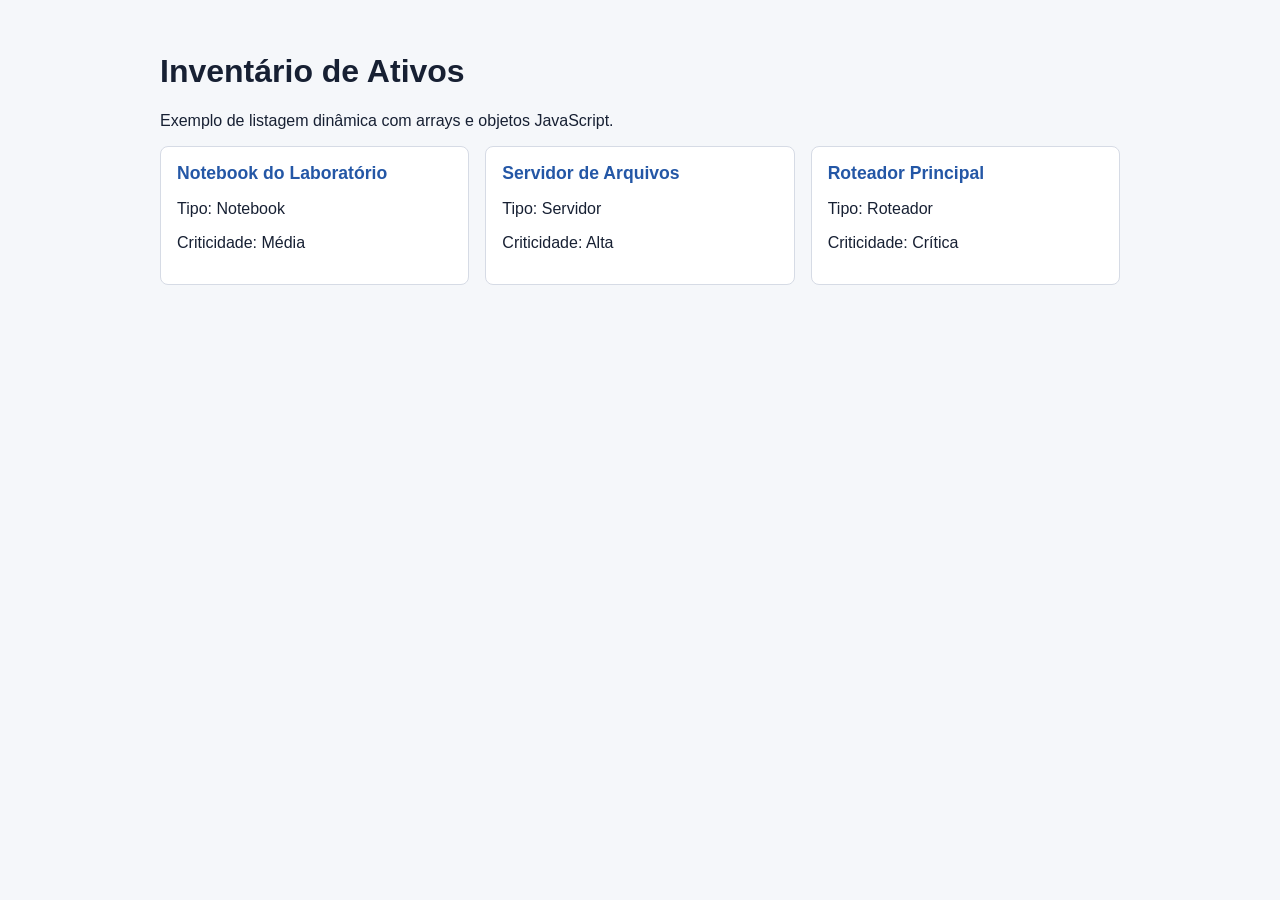
<file: Sprint-3/S3_16/index.html>
<!doctype html>
<html lang="pt-BR">
<head>
  <meta charset="utf-8">
  <meta name="viewport" content="width=device-width, initial-scale=1">
  <title>Inventário de Ativos</title>
  <link rel="stylesheet" href="style.css">
</head>
<body>
  <main>
    <h1>Inventário de Ativos</h1>
    <p>Exemplo de listagem dinâmica com arrays e objetos JavaScript.</p>
    <section id="lista-ativos" class="grade"></section>
  </main>
  <script src="app.js"></script>
</body>
</html>
</file>
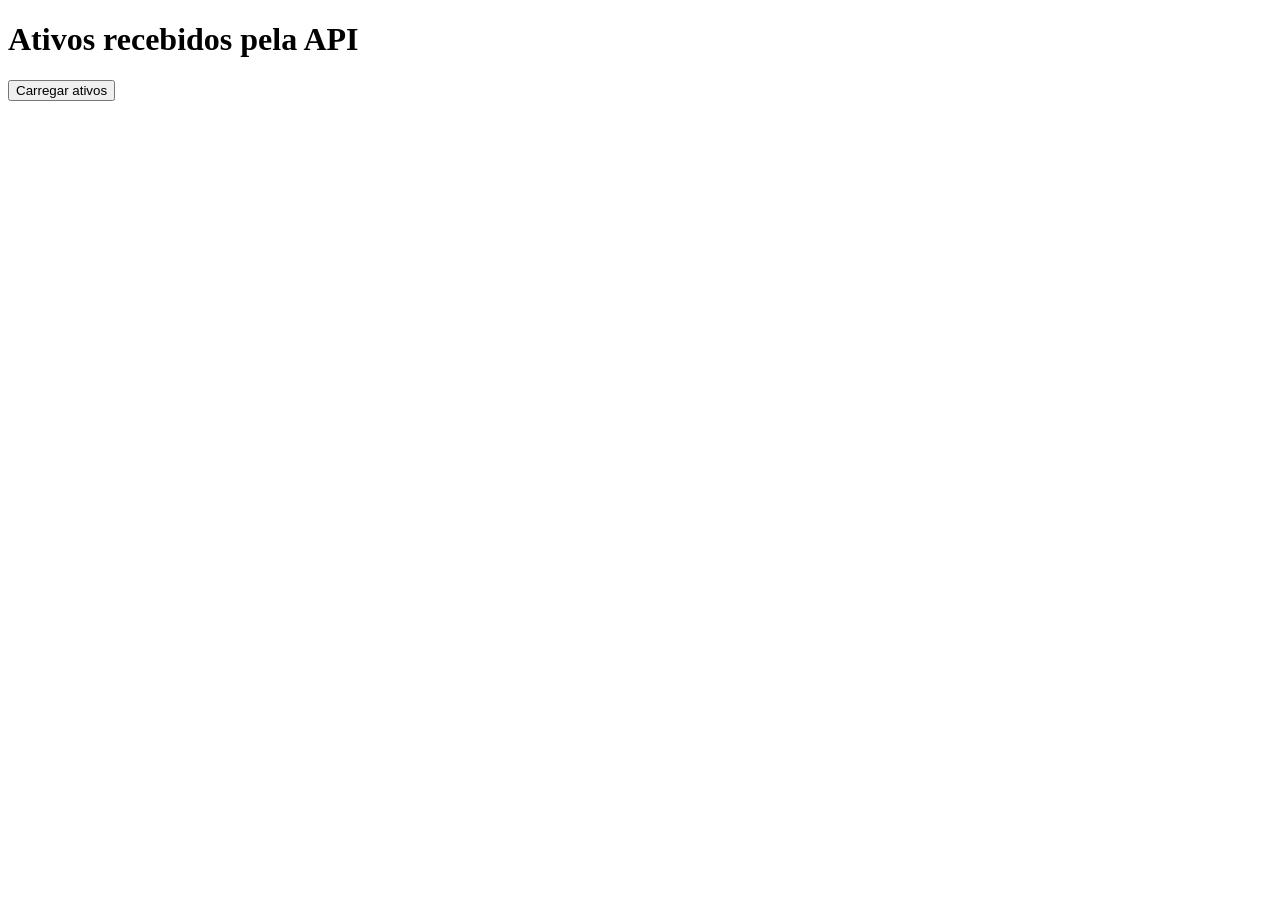
<file: Sprint-3/S3_17/index.html>
<!doctype html>
<html lang="pt-BR">
<head><meta charset="utf-8"><meta name="viewport" content="width=device-width, initial-scale=1"><title>Consulta assíncrona</title></head>
<body>
  <h1>Ativos recebidos pela API</h1>
  <button id="carregar">Carregar ativos</button>
  <p id="mensagem"></p>
  <ul id="ativos"></ul>
  <script>
    const mensagem = document.getElementById("mensagem");
    document.getElementById("carregar").addEventListener("click", async function () {
      mensagem.textContent = "Carregando...";
      try {
        const resposta = await fetch("http://127.0.0.1:5000/ativos");
        if (!resposta.ok) throw new Error("HTTP " + resposta.status);
        const ativos = await resposta.json();
        if (!Array.isArray(ativos)) throw new Error("Resposta inválida da API");
        const lista = document.getElementById("ativos");
        lista.replaceChildren();
        ativos.forEach(function (ativo) {
          const item = document.createElement("li");
          item.textContent = String(ativo.nome) + " - " + String(ativo.tipo);
          lista.appendChild(item);
        });
        mensagem.textContent = ativos.length + " ativo(s) carregado(s).";
      } catch (erro) {
        mensagem.textContent = "Falha de comunicação: " + erro.message;
      }
    });
  </script>
</body>
</html>
</file>
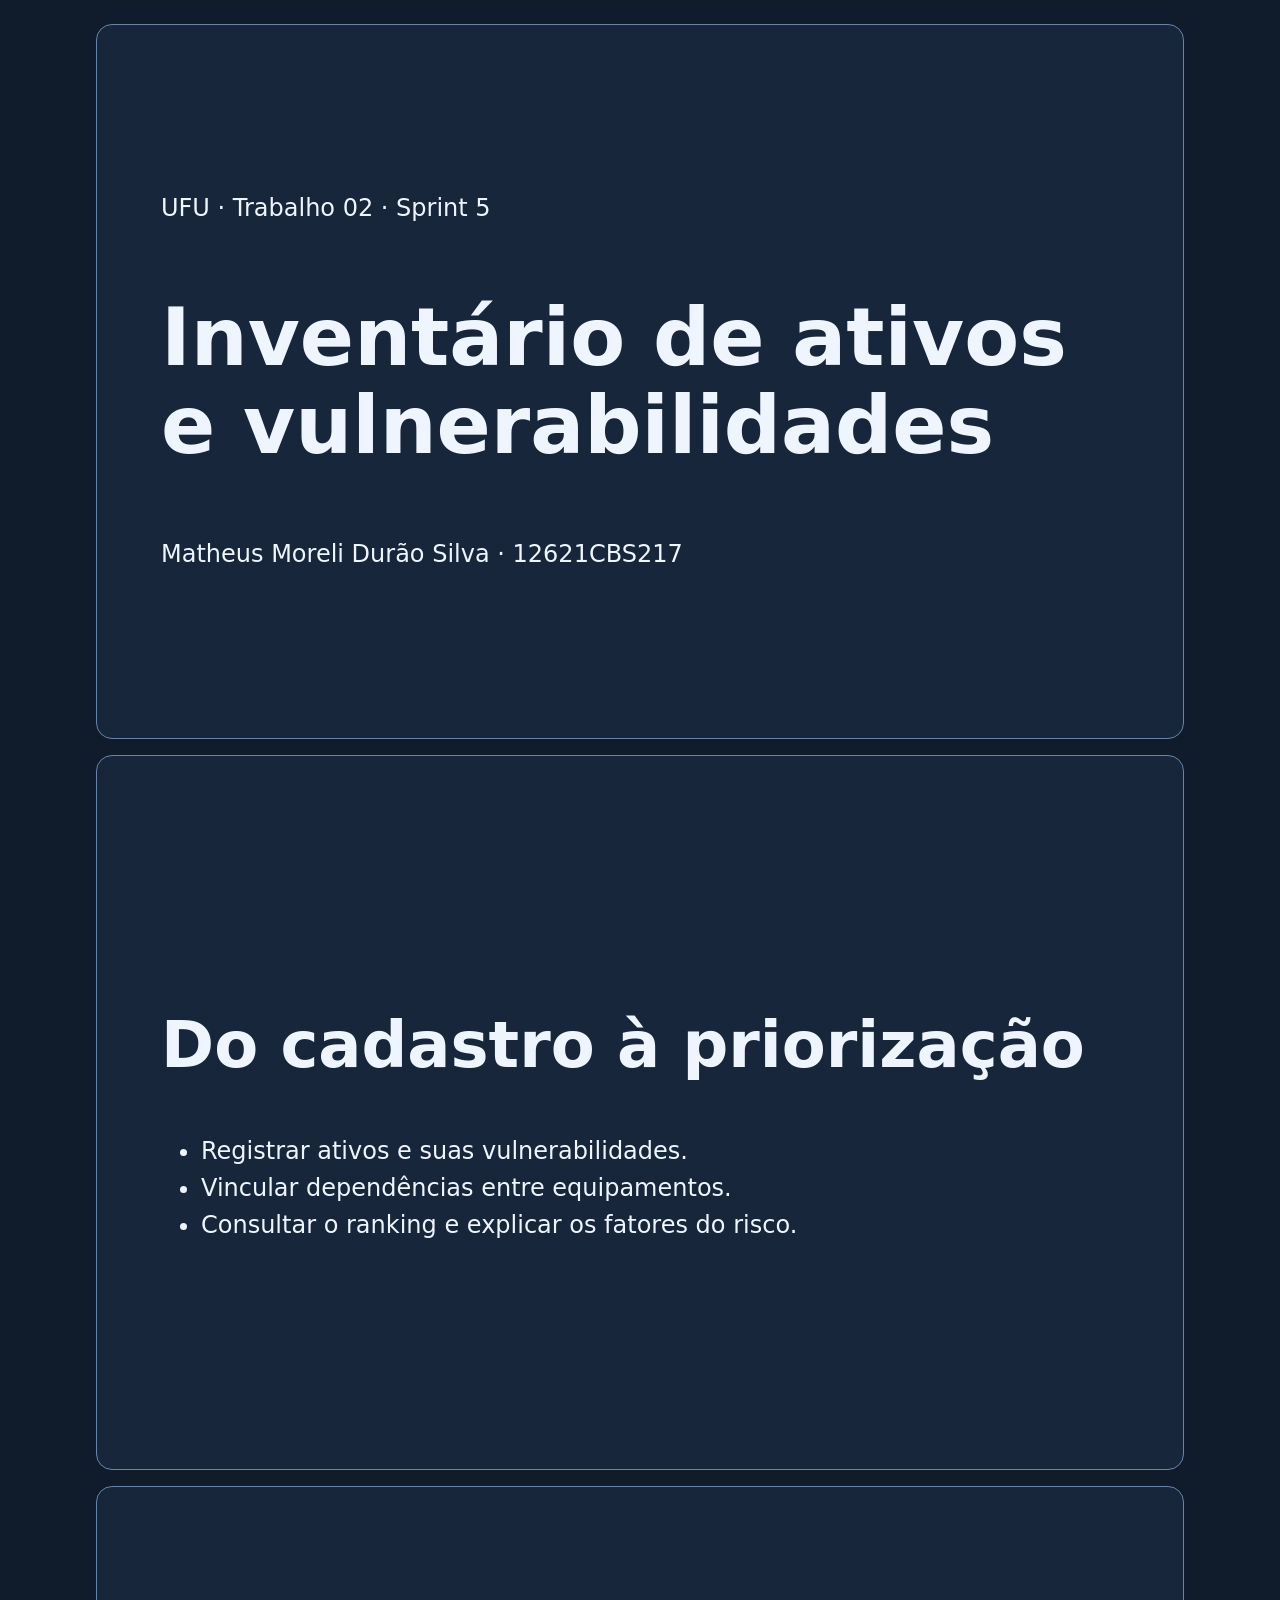
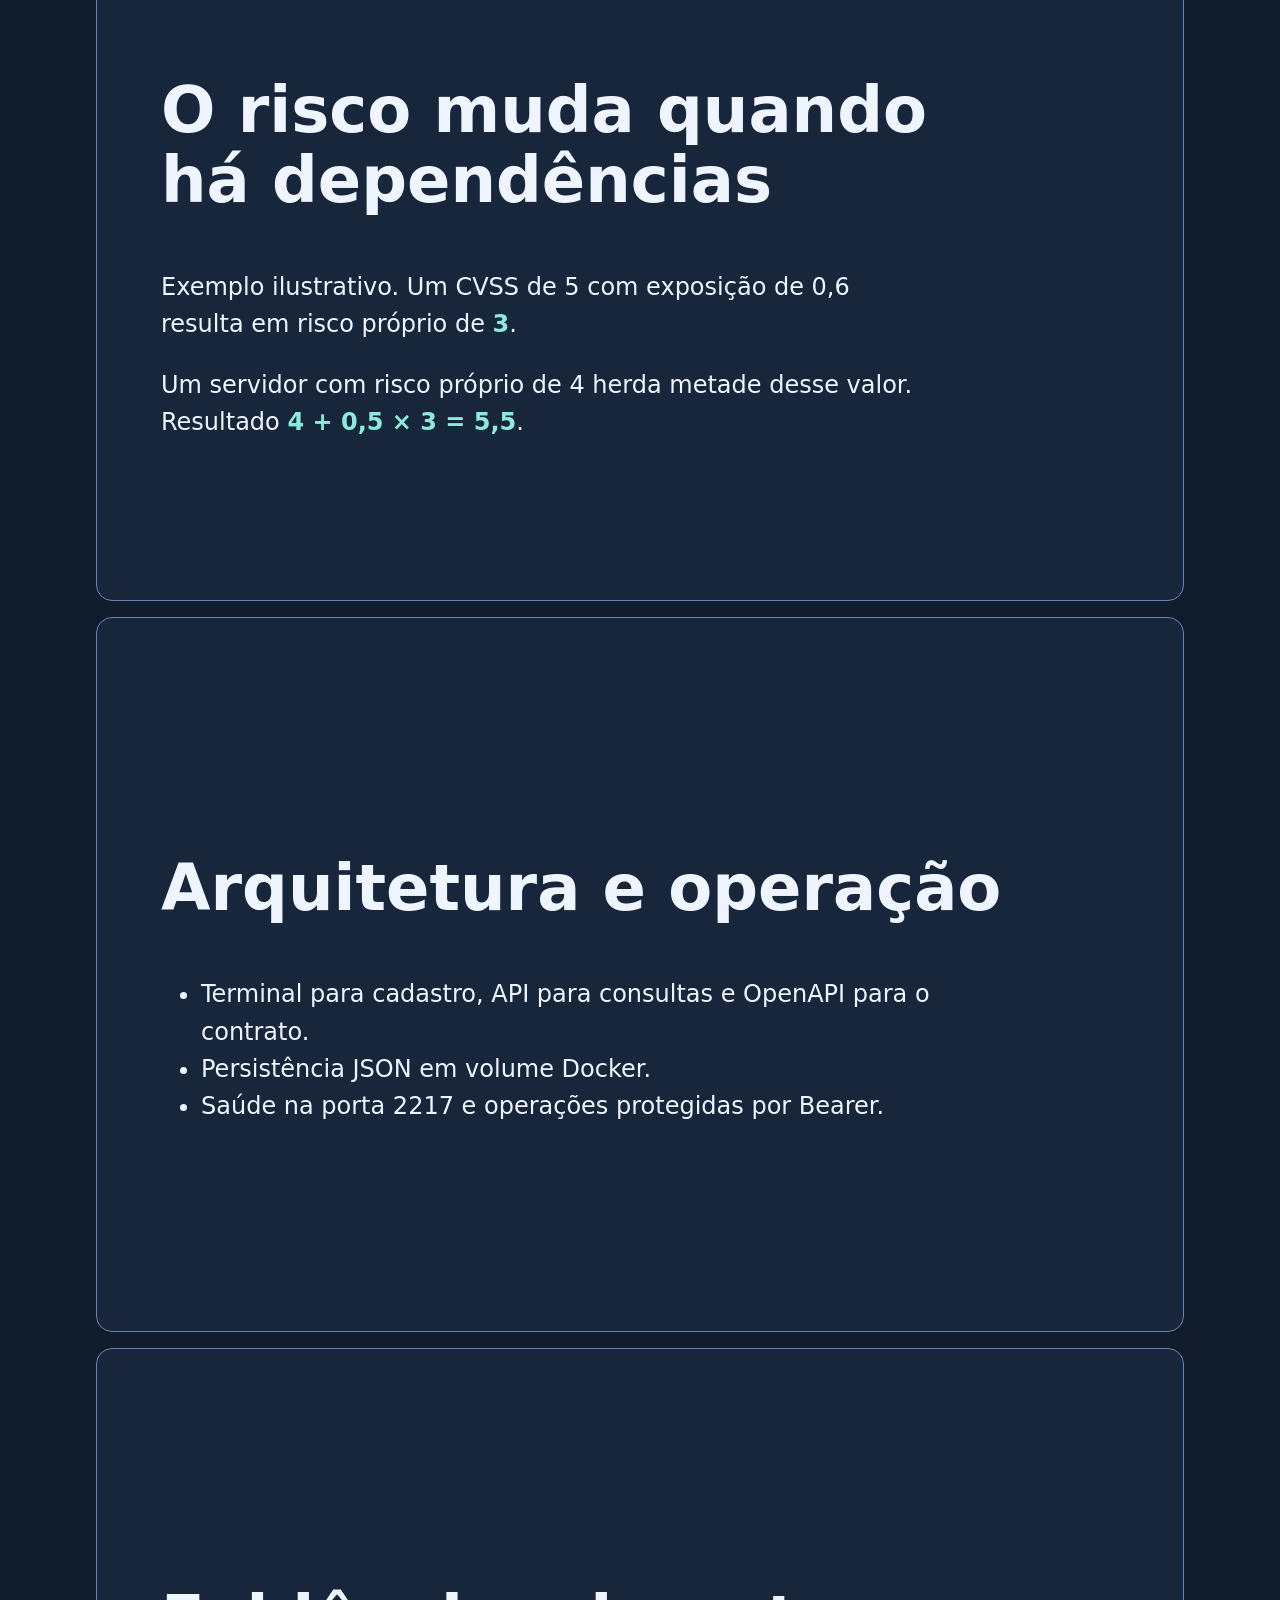
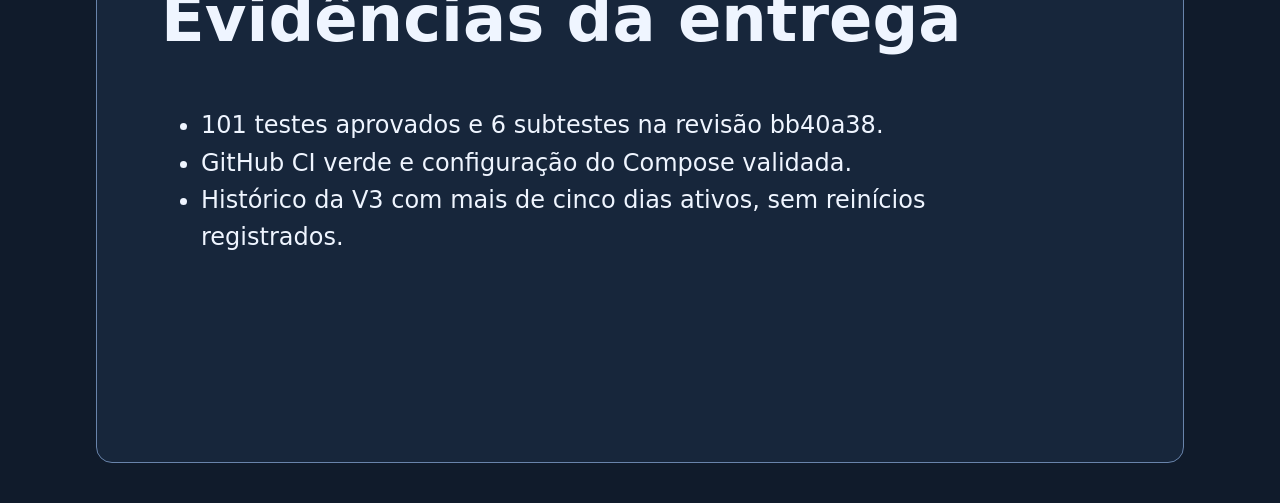
<file: Sprint-5/Slides-UFU.html>
<!doctype html>
<html lang="pt-BR">
<head>
<meta charset="utf-8">
<meta name="viewport" content="width=device-width, initial-scale=1">
<title>Trabalho 02 | Inventário de Ativos</title>
<style>
body{margin:0;background:#101b2b;color:#eff5ff;font:clamp(1rem,2vw,1.5rem)/1.55 system-ui,sans-serif}
main{max-width:68rem;margin:auto;padding:1.5rem}
section{min-height:65vh;padding:clamp(1rem,5vw,4rem);margin-bottom:1rem;border:1px solid #6984ab;border-radius:1rem;background:#17263b;align-content:center}
h1,h2{line-height:1.1;text-wrap:balance}
h1{font-size:clamp(2.4rem,8vw,5rem)}
h2{font-size:clamp(2rem,6vw,4rem)}
p,ul{max-width:48rem}
code,strong{color:#8aeadc}
@media print{body,section{background:#fff;color:#17263b}section{border:0;break-after:page}section:last-child{break-after:auto}strong,code{color:#07574c}}
</style>
</head>
<body>
<main>
<section><p>UFU · Trabalho 02 · Sprint 5</p><h1>Inventário de ativos e vulnerabilidades</h1><p>Matheus Moreli Durão Silva · 12621CBS217</p></section>
<section><h2>Do cadastro à priorização</h2><ul><li>Registrar ativos e suas vulnerabilidades.</li><li>Vincular dependências entre equipamentos.</li><li>Consultar o ranking e explicar os fatores do risco.</li></ul></section>
<section><h2>O risco muda quando há dependências</h2><p>Exemplo ilustrativo. Um CVSS de 5 com exposição de 0,6 resulta em risco próprio de <strong>3</strong>.</p><p>Um servidor com risco próprio de 4 herda metade desse valor. Resultado <strong>4 + 0,5 × 3 = 5,5</strong>.</p></section>
<section><h2>Arquitetura e operação</h2><ul><li>Terminal para cadastro, API para consultas e OpenAPI para o contrato.</li><li>Persistência JSON em volume Docker.</li><li>Saúde na porta 2217 e operações protegidas por Bearer.</li></ul></section>
<section><h2>Evidências da entrega</h2><ul><li>101 testes aprovados e 6 subtestes na revisão bb40a38.</li><li>GitHub CI verde e configuração do Compose validada.</li><li>Histórico da V3 com mais de cinco dias ativos, sem reinícios registrados.</li></ul></section>
</main>
</body>
</html>
</file>
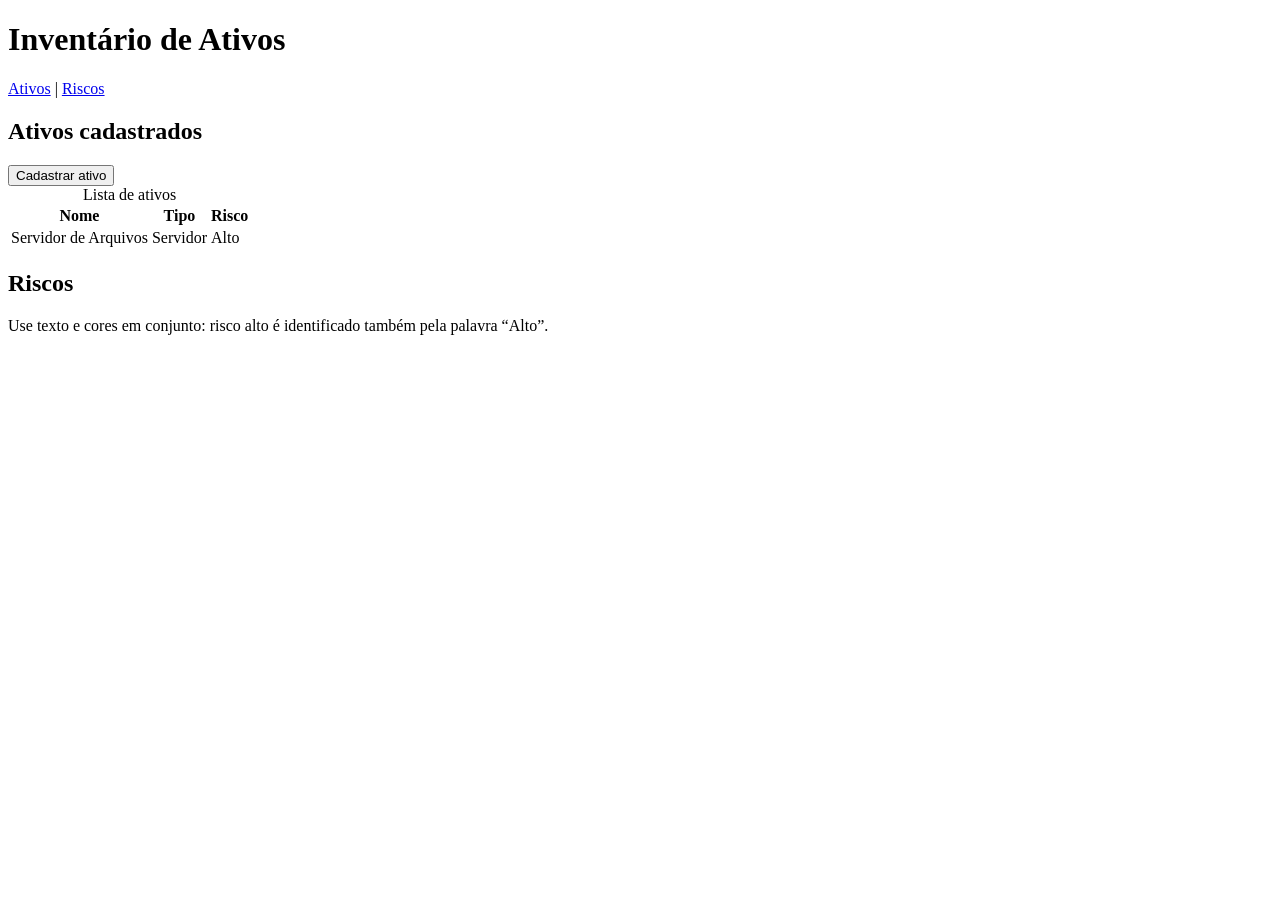
<file: Sprint-3/S3_15/prototipo.html>
<!doctype html>
<html lang="pt-BR">
<head><meta charset="utf-8"><meta name="viewport" content="width=device-width, initial-scale=1"><title>Protótipo do Inventário</title></head>
<body>
  <header><h1>Inventário de Ativos</h1><nav aria-label="Navegação principal"><a href="#ativos">Ativos</a> | <a href="#riscos">Riscos</a></nav></header>
  <main>
    <section id="ativos"><h2>Ativos cadastrados</h2><button type="button">Cadastrar ativo</button><table><caption>Lista de ativos</caption><tr><th>Nome</th><th>Tipo</th><th>Risco</th></tr><tr><td>Servidor de Arquivos</td><td>Servidor</td><td>Alto</td></tr></table></section>
    <section id="riscos"><h2>Riscos</h2><p>Use texto e cores em conjunto: risco alto é identificado também pela palavra “Alto”.</p></section>
  </main>
</body>
</html>
</file>
<file: Sprint-3/S3_16/style.css>
:root {
  --fundo: #f5f7fa;
  --texto: #172033;
  --destaque: #2457a6;
  --borda: #d6dbe5;
}

* { box-sizing: border-box; }
body { margin: 0; font-family: Arial, sans-serif; background: var(--fundo); color: var(--texto); }
main { max-width: 1000px; margin: auto; padding: 32px 20px; }
.grade { display: grid; grid-template-columns: repeat(3, 1fr); gap: 16px; }
.cartao { background: white; border: 1px solid var(--borda); border-radius: 8px; padding: 16px; }
.cartao h2 { color: var(--destaque); font-size: 1.1rem; margin-top: 0; }
@media (max-width: 700px) { .grade { grid-template-columns: 1fr; } }
</file>
